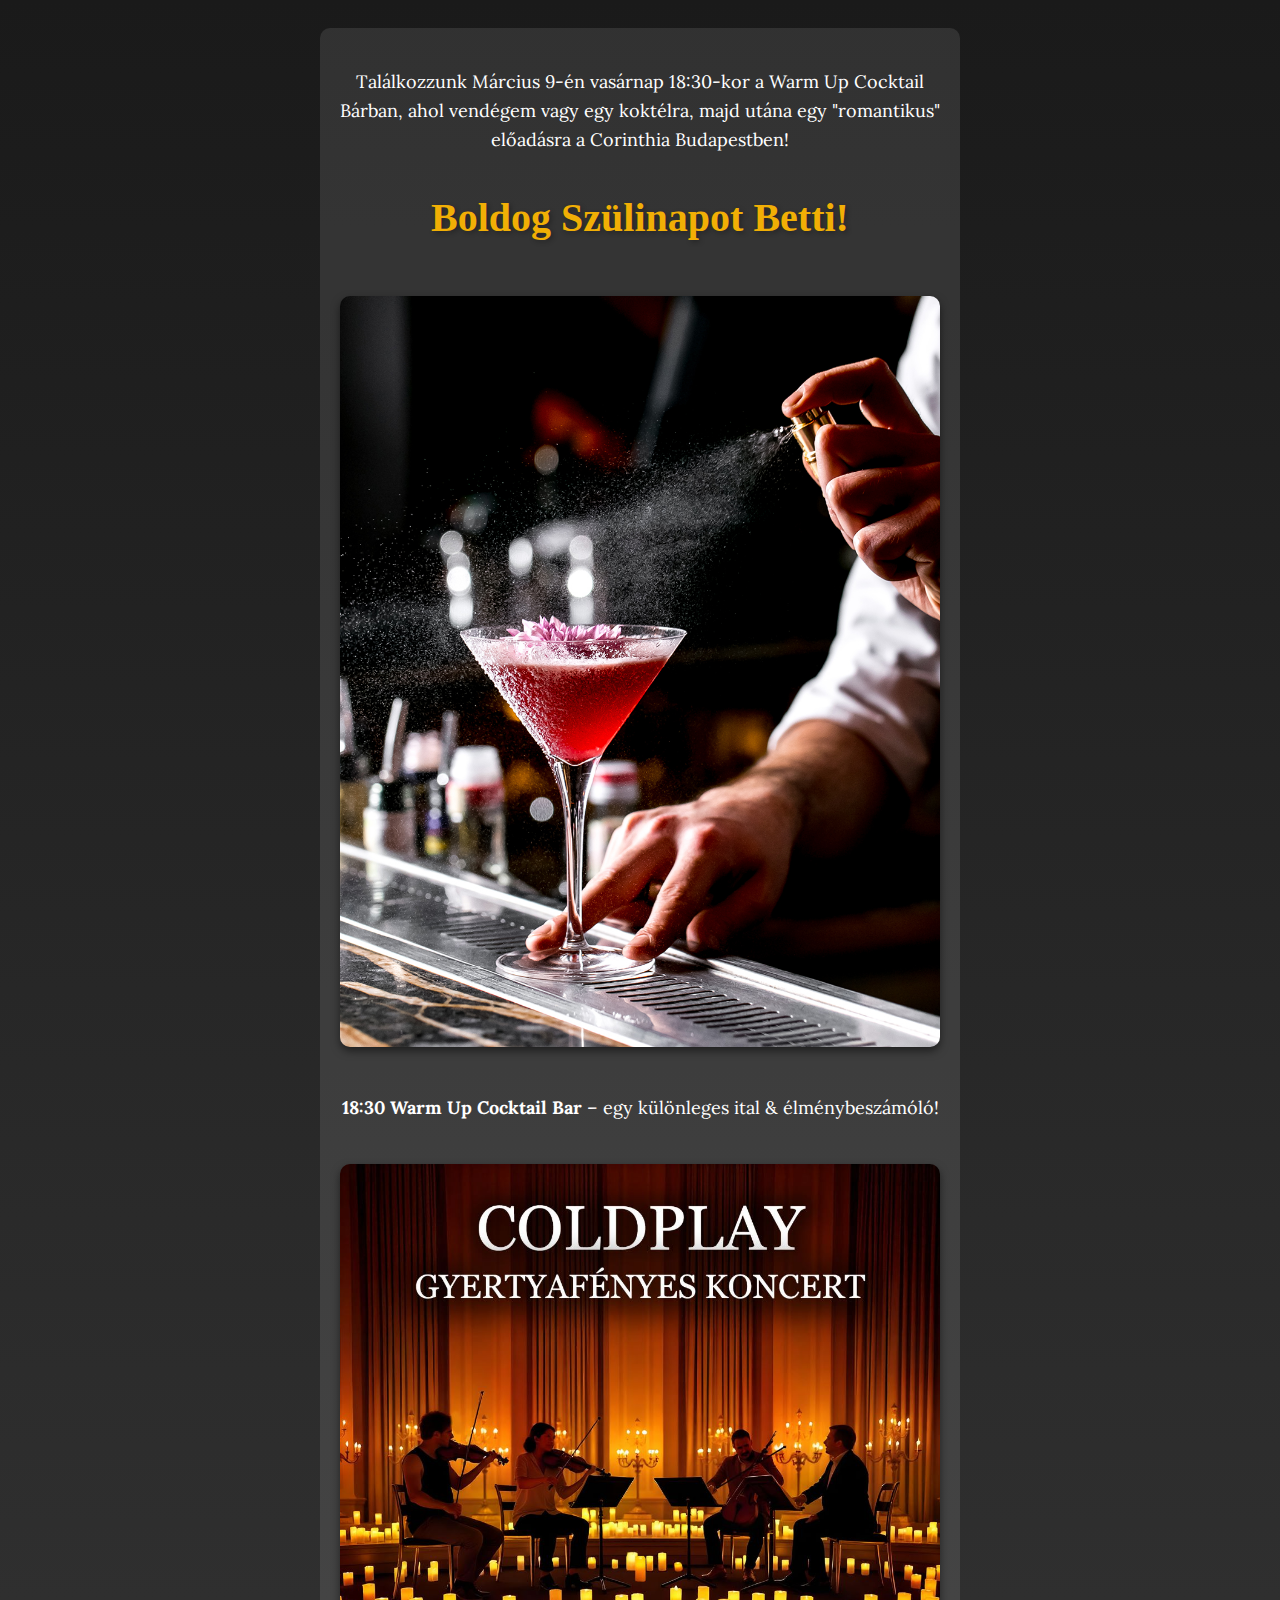
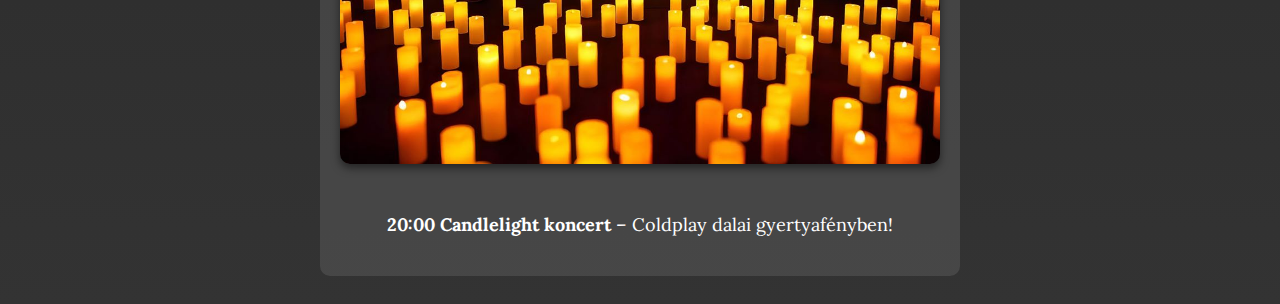
<file: index.html>
<!DOCTYPE html>
<html lang="hu">
<head>
    <meta charset="UTF-8">
    <meta name="viewport" content="width=device-width, initial-scale=1.0">
    <title>Boldog Szülinapot!</title>

    <!-- Google Fonts -->
    <link href="https://fonts.googleapis.com/css2?family=Playfair+Display:wght@700&family=Lora:wght@400&display=swap" rel="stylesheet">
    <link rel="stylesheet" href="style.css">
    <style>
        /* Alap beállítások */
        body {
            font-family: Arial, sans-serif;
            text-align: center;
            background: linear-gradient(to bottom, #1a1a1a, #333333);
            color: white;
            padding: 20px;
        }

        /* Konténer */
        .container {
            max-width: 600px;
            margin: 0 auto;
            background: rgba(255, 255, 255, 0.1);
            padding: 20px;
            border-radius: 10px;
		
        }
		@keyframes colorChange {
			0% { color: #FF6B3C; }
			50% { color: #FFB84C; }
			100% { color: #FF6B3C; }
			}

        /* Címsor */
        h1 {
            font-family: 'Dancing Script', serif;
            font-size: 40px;
            margin-bottom: 30px;
			margin-top: 40px; /* A bevezető szöveg alatti tér is lehet egy kicsit nagyobb */
            color: #f1af05;
            text-shadow: 2px 2px 5px rgba(0, 0, 0, 0.3);
			animation: colorChange 3s infinite; /* Színváltoztatás animáció */
        }

        /* Szövegek */
        p {
            font-family: 'Lora', serif;
            font-size: 18px;
            margin-bottom: 20px;
			
        }

        /* Bevezető szöveg külön stílus */
        .intro {
            margin-bottom: 40px;
			margin-top: 40px;
			line-height: 1.6; /* Több hely a sorok között */
        }

        /* Képek */
        img {
            width: 100%;
            border-radius: 10px;
            margin-bottom: 25px;
            margin-top: 25px;
            box-shadow: 0 4px 8px rgba(0, 0, 0, 0.5);
            transition: transform 0.3s ease-in-out;
        }

        img:hover {
            transform: scale(1.05); /* Kép nagyobbá válik, amikor rávisszük az egeret */
        }

        /* Média lekérdezés mobil eszközökre */
        @media (max-width: 390px) {
            h1 {
                font-size: 28px; /* Kisebb cím, hogy jobban illeszkedjen mobil képernyőhöz */
            }
            p {
                font-size: 16px; /* Kisebb szöveg a mobil képernyőhöz */
		
        }
    </style>
</head>
<body>

    <div class="container">
        <p class="intro"> 
        Találkozzunk Március 9-én vasárnap 18:30-kor a Warm Up Cocktail Bárban, ahol vendégem vagy egy koktélra, majd utána egy "romantikus" előadásra 
        a Corinthia Budapestben!</p>
		
		<h1>Boldog Szülinapot Betti!</h1>
       

        <img src="warm.jpg" alt="WarmUp">
        <p><strong>18:30 Warm Up Cocktail Bar</strong> – egy különleges ital & élménybeszámóló!</p>

        <img src="candlelight.jpg" alt="Candlelight Coldplay koncert">
        <p><strong>20:00 Candlelight koncert</strong> – Coldplay dalai gyertyafényben!</p>
    </div>

</body>
</html>
</file>
<file: style.css>
/* Alap beállítások */
body {
    font-family: Arial, sans-serif;
    text-align: center;
    background-color: #1a1a1a;
    color: white;
    padding: 20px;
}

/* Konténer */
.container {
    max-width: 600px;
    margin: 0 auto;
    background: rgba(255, 255, 255, 0.1);
    padding: 20px;
    border-radius: 10px;
}
@keyframes colorChange {
    0% { color: #FF6B3C; }
    50% { color: #FFB84C; }
    100% { color: #FF6B3C; }
}

/* Címsor */
h1 {
    font-family: 'Dancing Script', serif;
    font-size: 40px;
    margin-bottom: 20px;
}

/* Szövegek */
p {
    font-family: 'Lora', serif;
    font-size: 18px;
    margin-bottom: 20px;
}

/* Bevezető szöveg */
.intro {
    margin-top: 40px; /* Növeltem a margót, hogy még több hely legyen a bevezető szöveg és a cím között */
    margin-bottom: 30px; /* Kevesebb térköz alul, hogy ne legyen túl nagy */
}

/* Kép és szöveg közötti távolság */
.container p {
    margin-top: 20px; /* Képek és szöveg közötti távolság finomítása */
}

/* Képek */
img {
    width: 100%;
    border-radius: 10px;
    margin-bottom: 25px;
    margin-top: 25px;
    box-shadow: 0 4px 8px rgba(0, 0, 0, 0.5);
    transition: transform 0.3s ease-in-out;
}
@media (max-width: 390px) {
    h1 {
        font-size: 28px;  /* Még kisebb cím, hogy képernyőn illeszkedjen */
    }
    p {
        font-size: 16px;  /* Kisebb szöveg a képernyőhöz */
		margin-bottom: 20px;
    }
img:hover {
    transform: scale(1.05); /* Kép nagyobbá válik, amikor rávisszük az egeret */
}
</file>
